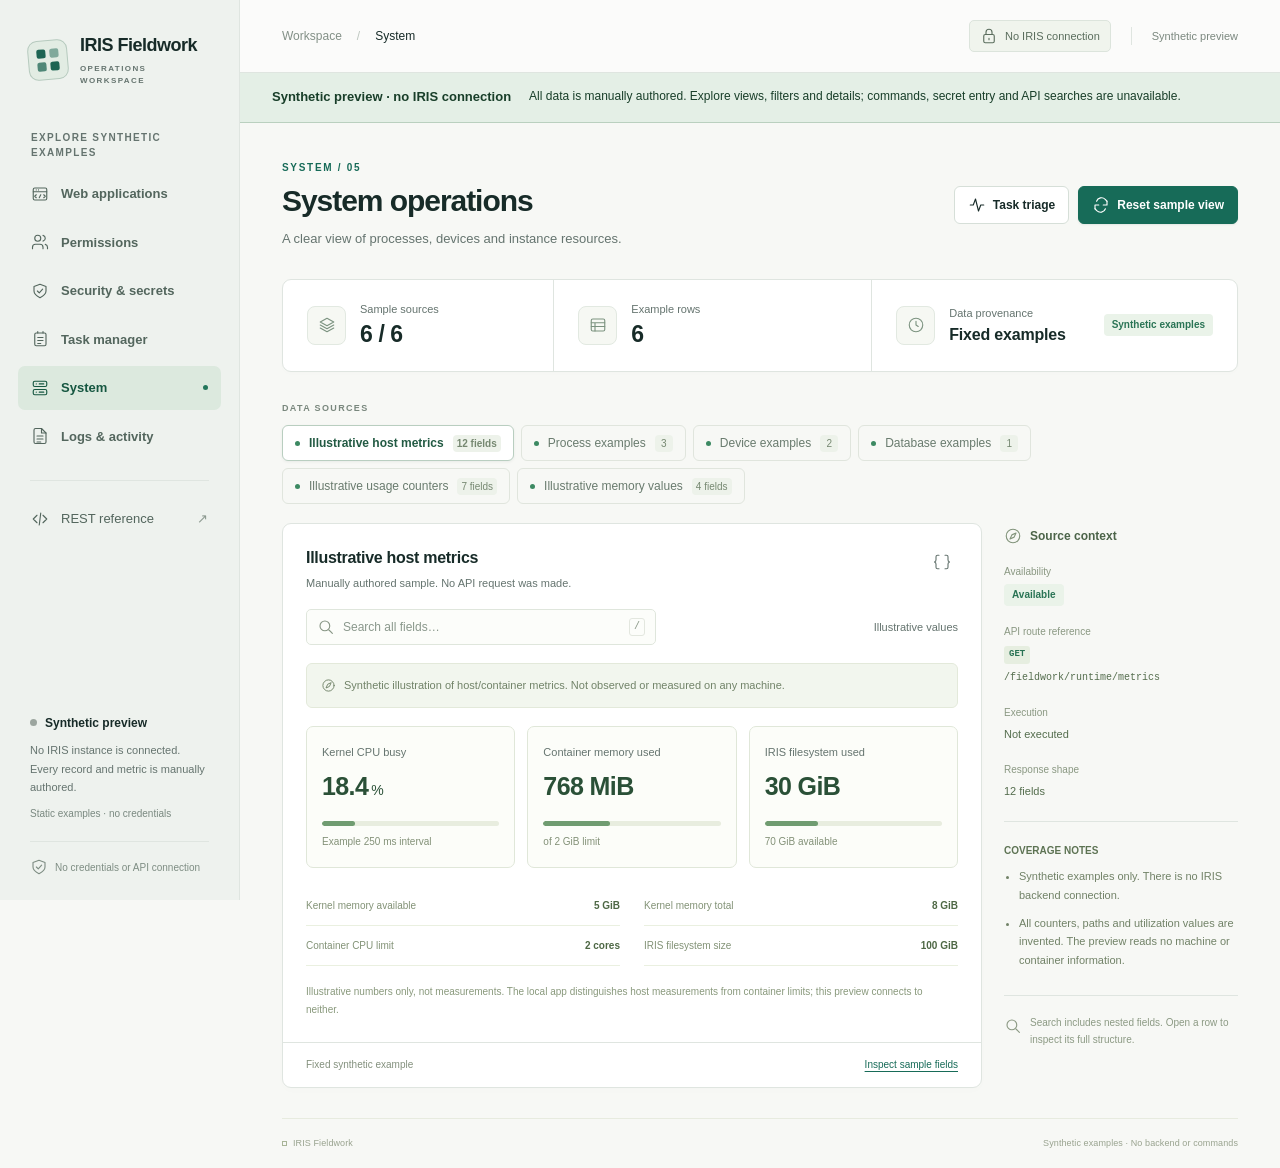
<file: docs/index.html>
<!doctype html>
<html lang="en">
<head>
  <meta charset="utf-8">
  <meta name="viewport" content="width=device-width, initial-scale=1">
  <meta http-equiv="Content-Security-Policy" content="default-src 'none'; script-src 'self'; style-src 'self' 'unsafe-inline'; img-src 'self' data:; font-src 'self'; connect-src 'none'; form-action 'none'; object-src 'none'; base-uri 'none'">
  <meta name="color-scheme" content="light">
  <meta name="theme-color" content="#eff3f0">
  <title>IRIS Fieldwork · Synthetic preview</title>
  <link rel="stylesheet" href="./styles.css">
  <script src="./fixtures.js" defer></script>
  <script src="./app.js" defer></script>
</head>
<body>
  <a class="skip-link" href="#workspace">Skip to workspace</a>
  <aside class="sidebar" id="sidebar" aria-label="Workspace navigation">
    <a class="brand" href="#system" aria-label="IRIS Fieldwork home">
      <span class="brand-mark" aria-hidden="true"><i></i><i></i><i></i><i></i></span>
      <span><strong>IRIS Fieldwork</strong><small>OPERATIONS WORKSPACE</small></span>
    </a>
    <div class="nav-caption">EXPLORE SYNTHETIC EXAMPLES</div>
    <nav id="section-nav" aria-label="Management areas"></nav>
    <div class="sidebar-divider"></div>
    <button class="utility-link" data-action="explorer"><span data-icon="code"></span>REST reference<span class="link-arrow">↗</span></button>
    <div class="sidebar-bottom">
      <div class="instance-label"><span class="state-dot" id="connection-dot"></span><strong id="connection-label">Synthetic preview</strong></div>
      <p id="instance-description">No IRIS instance is connected.</p>
      <div class="instance-version" id="instance-version">Fixed, manually authored examples</div>
      <div class="local-note"><span data-icon="shield"></span>No credentials or API connection</div>
    </div>
  </aside>
  <div class="sidebar-scrim" data-action="close-nav"></div>
  <div class="application">
    <header class="topbar">
      <div class="breadcrumb"><button class="icon-button mobile-menu" data-action="toggle-nav" aria-label="Open navigation"><span data-icon="menu"></span></button><span class="breadcrumb-root">Workspace</span><span class="breadcrumb-slash">/</span><span id="breadcrumb-current">System</span></div>
      <div class="topbar-right"><span class="mode-pill"><span data-icon="lock"></span><span>No IRIS connection</span></span><span class="topbar-separator"></span><span class="session-label">Synthetic preview</span></div>
    </header>
    <div class="preview-banner" role="note"><strong>Synthetic preview · no IRIS connection</strong><span>All data is manually authored. Explore views, filters and details; commands, secret entry and API searches are unavailable.</span></div>
    <main id="workspace" tabindex="-1">
      <div class="page-heading">
        <div><div class="eyebrow" id="section-eyebrow">SYSTEM / 05</div><h1 id="section-title">System operations</h1><p class="page-description" id="section-description">A clear view of processes, devices and instance resources.</p></div>
        <div class="heading-actions"><button class="button" data-action="triage"><span data-icon="activity"></span>Task triage</button><button class="button button-primary" id="refresh-button" data-action="refresh"><span data-icon="refresh"></span>Reset sample view</button></div>
      </div>
      <div id="global-notice" class="notice" hidden role="status"></div>
      <div class="snapshot-strip" aria-label="Current section snapshot">
        <div class="snapshot-item"><div class="snapshot-icon"><span data-icon="layers"></span></div><div><span class="metric-label">Sample sources</span><strong id="metric-sources">—</strong></div></div>
        <div class="snapshot-item"><div class="snapshot-icon"><span data-icon="rows"></span></div><div><span class="metric-label">Example rows</span><strong id="metric-records">—</strong></div></div>
        <div class="snapshot-item snapshot-time"><div class="snapshot-icon"><span data-icon="clock"></span></div><div><span class="metric-label">Data provenance</span><strong id="metric-time">Fixed examples</strong></div><span id="snapshot-state" class="badge badge-neutral">Synthetic</span></div>
      </div>
      <div class="source-navigation"><div class="small-label">DATA SOURCES</div><nav id="source-tabs" aria-label="Section data sources"></nav></div>
      <div class="content-layout">
        <section class="data-panel" aria-labelledby="resource-title">
          <div class="panel-heading"><div><h2 id="resource-title">Loading sources</h2><p id="resource-description" class="muted">Opening fixed, manually authored examples.</p></div><div class="panel-heading-actions"><div id="resource-actions"></div><button class="icon-button" id="inspect-button" data-action="inspect" aria-label="Inspect complete sample data" title="Inspect sample data" disabled><span data-icon="braces"></span></button></div></div>
          <div class="table-toolbar"><label class="search-field"><span data-icon="search"></span><input id="table-search" type="search" placeholder="Search all fields…" autocomplete="off" aria-label="Search records and nested fields"><kbd>/</kbd></label><span id="filter-count" class="muted"></span></div>
          <div id="resource-content" aria-live="polite" aria-busy="true"><div class="loading-state"><span class="spinner"></span><span>Opening authored samples…</span></div></div>
          <div class="table-footer" id="table-footer"></div>
        </section>
        <aside class="context-panel" aria-label="Source details"><div class="context-heading"><span data-icon="compass"></span><h2>Source context</h2></div><div id="source-context"><p class="muted">Endpoint details will appear here.</p></div><div id="section-limitations"></div><div class="context-tip"><span data-icon="search"></span><p>Search includes nested fields. Open a row to inspect its full structure.</p></div></aside>
      </div>
      <footer class="workspace-footer"><span><span class="tiny-square"></span>IRIS Fieldwork</span><span>Synthetic examples · No backend or commands</span></footer>
    </main>
  </div>
  <div class="drawer-layer" id="drawer-layer" hidden>
    <div class="drawer-scrim" data-action="close-drawer"></div>
    <section class="drawer" id="drawer" role="dialog" aria-modal="true" aria-labelledby="drawer-title" tabindex="-1"><header class="drawer-heading"><div><div class="eyebrow" id="drawer-eyebrow">INSPECT</div><h2 id="drawer-title">Details</h2></div><button class="icon-button" data-action="close-drawer" aria-label="Close panel"><span data-icon="close"></span></button></header><div id="drawer-body"></div></section>
  </div>
  <div id="toast" class="toast" role="status" hidden></div>
</body>
</html>
</file>
<file: docs/styles.css>
:root{--ink:#172b28;--muted:#65746f;--subtle:#89938e;--line:#dfe5e0;--canvas:#f7f8f5;--paper:#fff;--sidebar:#eef2ee;--accent:#176b58;--accent-soft:#e3eee6;--amber:#916321;--amber-soft:#faf2df;--danger:#ae4b45;--danger-soft:#fbece9;--font:"Segoe UI Variable Text","Segoe UI",-apple-system,BlinkMacSystemFont,sans-serif;--mono:"Cascadia Code","SFMono-Regular",Consolas,monospace}
svg{width:18px;height:18px;flex-shrink:0}.cell-structure svg{width:11px;height:11px}.row-open svg{width:14px;height:14px}.empty-icon svg{width:23px;height:23px}.verification-comparison{display:grid;grid-template-columns:1fr 24px 1fr;align-items:center;gap:12px;padding:16px 18px;border:1px solid var(--line);border-radius:7px;background:white;margin-bottom:14px}.verification-comparison strong{font-size:18px;font-weight:620;color:#31573c}.verification-arrow{color:#91a184;text-align:center}.verification-metadata{margin-top:16px}.verification-metadata summary{font-size:11px;color:var(--muted);cursor:pointer;padding:8px 0}.verification-metadata[open] summary{margin-bottom:8px}
.panel-heading-actions,.panel-heading-actions #resource-actions{display:flex;align-items:center;gap:7px;flex-wrap:wrap;justify-content:flex-end}.assignment-links{display:flex;flex-wrap:wrap;gap:7px;margin:12px 0 24px}.assignment-links svg{width:12px;height:12px}.grant-display{border:1px solid var(--line);border-radius:6px;overflow:auto;margin-bottom:20px}.grant-display th{position:static}.grant-display tbody tr{cursor:default}.form-field{margin-bottom:19px}.text-input{width:100%;min-width:0;border:1px solid #d7e0cf;border-radius:5px;padding:10px 11px;background:white;color:var(--ink);font-size:12px}.text-input[readonly]{background:#f1f5eb;color:#748369}.field-help{font-size:10px;color:#829575;line-height:1.8;margin:7px 0 0}.form-grid{display:grid;grid-template-columns:1fr 1fr;gap:0 18px}.compact-field{max-width:165px}.form-field .select-field{margin-bottom:0}.grant-editor-labels{display:grid;grid-template-columns:1fr 125px 28px;gap:10px;font-size:10px;color:var(--muted);margin-bottom:8px}.grant-editor-row{display:grid;grid-template-columns:1fr 125px 28px;gap:10px;align-items:center;margin-bottom:9px}.permission-choices{display:flex;align-items:center;gap:8px}.permission-choices label{display:flex;align-items:center;gap:3px;font-size:11px;color:#5f7554}.permission-choices input{margin:0;accent-color:var(--accent)}.secret-list{display:flex;flex-direction:column;gap:9px}.secret-row{border:1px solid var(--line);border-radius:7px;background:white;padding:15px;display:flex;align-items:center;justify-content:space-between;gap:18px}.secret-row strong{font-size:12px;display:block;overflow-wrap:anywhere}.secret-row span{display:block;color:var(--muted);font-size:10px;margin-top:4px}.secret-row .action-list{margin:0;flex-shrink:0}.secret-entry{margin-top:23px;padding:17px 17px 1px;background:#f0f5e9;border:1px solid #dce7d1;border-radius:7px}.log-record-cards{display:flex;flex-direction:column;gap:9px}.log-record-card{border:1px solid var(--line);border-radius:7px;overflow:hidden;background:white}.log-record-card summary{display:flex;align-items:center;justify-content:space-between;gap:14px;padding:13px 15px;cursor:pointer;background:#f5f8ed}.log-record-card summary strong{font-size:12px;font-weight:600}.log-record-card summary span{font-size:10px;color:var(--muted);font-family:var(--mono);overflow-wrap:anywhere}.log-record-card .field-list{border:0;border-top:1px solid var(--line);border-radius:0}
@media(max-width:700px){.panel-heading-actions{gap:5px}.panel-heading-actions #resource-actions{max-width:160px}.panel-heading-actions .button-small{font-size:10px;padding:5px 7px}.form-grid{grid-template-columns:1fr}.grant-editor-labels,.grant-editor-row{grid-template-columns:minmax(0,1fr) 108px 25px;gap:7px}.permission-choices{gap:5px}.secret-row{flex-direction:column;align-items:flex-start;gap:12px}.log-record-card summary{flex-direction:column;align-items:flex-start;gap:5px}}
*{box-sizing:border-box}body{margin:0;color:var(--ink);background:var(--canvas);font-family:var(--font);font-size:14px;line-height:1.5}button,input,select{font:inherit}button,a,input,select{-webkit-tap-highlight-color:transparent}button{color:inherit;cursor:pointer}button:disabled{cursor:default;opacity:.5}a{color:inherit}button:focus-visible,a:focus-visible,input:focus-visible,select:focus-visible,[tabindex]:focus-visible{outline:3px solid #8dc0aa;outline-offset:3px}button{transition:background .15s,border-color .15s,box-shadow .15s}button svg,span[data-icon] svg{width:18px;height:18px;display:block;flex-shrink:0}span[data-icon]{display:inline-flex;align-items:center;justify-content:center;flex-shrink:0}.skip-link{position:fixed;z-index:100;top:-70px;left:16px;background:var(--ink);color:white;padding:12px 20px}.skip-link:focus{top:10px}.sidebar{position:fixed;inset:0 auto 0 0;width:240px;background:var(--sidebar);border-right:1px solid var(--line);padding:32px 18px 24px;display:flex;flex-direction:column;z-index:20}.brand{display:flex;align-items:center;gap:12px;text-decoration:none;margin:0 10px 43px}.brand strong{font-size:18px;font-weight:650;letter-spacing:-.5px;display:block}.brand small{display:block;font-size:8px;letter-spacing:1.4px;font-weight:650;color:var(--muted);margin-top:4px}.brand-mark{display:grid;grid-template-columns:repeat(2,9px);gap:4px;transform:rotate(-5deg);padding:8px;border:1px solid #b6cabe;border-radius:10px;background:#e2ece3}.brand-mark i{height:9px;border-radius:2px;background:#1d6553}.brand-mark i:nth-child(2){opacity:.5}.brand-mark i:nth-child(3){opacity:.75}.nav-caption,.small-label{font-size:10px;letter-spacing:1.35px;color:var(--muted);font-weight:650}.nav-caption{margin:0 13px 12px}#section-nav{display:flex;flex-direction:column;gap:5px}.nav-link{width:100%;border:0;border-radius:7px;background:transparent;display:flex;align-items:center;gap:12px;text-align:left;padding:12px 13px;font-size:13px;color:#53665d;font-weight:550;position:relative}.nav-link:hover,.utility-link:hover{background:#e5ebe4}.nav-link[aria-current=page]{background:#dce9de;color:#165741;font-weight:650}.nav-link[aria-current=page]:after{content:"";width:5px;height:5px;background:#23765b;border-radius:50%;margin-left:auto}.nav-link svg{width:18px;height:18px}.sidebar-divider{height:1px;background:var(--line);margin:22px 12px 16px}.utility-link{display:flex;align-items:center;gap:12px;border:0;background:none;padding:12px 13px;font-size:13px;text-align:left;border-radius:7px;color:#53665d}.link-arrow{margin-left:auto;color:#8b998f}.sidebar-bottom{margin:auto 12px 0;padding-top:32px}.instance-label{display:flex;align-items:center;gap:8px;font-size:12px}.instance-label strong{font-weight:600}.state-dot{display:inline-block;width:7px;height:7px;border-radius:50%;background:#9ca69f;flex-shrink:0}.state-dot.ok{background:#3c8962;box-shadow:0 0 0 3px #d9e8da}.state-dot.error{background:#bb6557}.sidebar-bottom p{font-size:11px;color:var(--muted);line-height:1.7;margin:9px 0}.instance-version{font-size:10px;color:#7a8980;word-break:break-word}.local-note{border-top:1px solid var(--line);margin-top:20px;padding-top:16px;display:flex;align-items:center;gap:7px;font-size:10px;color:#7e8d83}.local-note svg{width:13px;height:13px}.application{margin-left:240px}.topbar{height:73px;border-bottom:1px solid var(--line);display:flex;align-items:center;justify-content:space-between;padding:0 42px;background:rgba(255,255,255,.55);gap:16px}.breadcrumb{display:flex;gap:15px;align-items:center;font-size:12px}.breadcrumb-root{color:#839087}.breadcrumb-slash{color:#bdc6bf}.topbar-right{display:flex;align-items:center;gap:20px}.mode-pill{border:1px solid #dce4dc;background:#f0f4ed;padding:6px 10px;border-radius:5px;display:flex;align-items:center;gap:7px;font-size:11px;color:#5a6d5d}.mode-pill svg{width:12px;height:12px}.mode-pill[aria-pressed=true]{background:var(--amber-soft);border-color:#e4c99d;color:var(--amber)}.topbar-separator{width:1px;height:18px;background:var(--line)}.session-label{color:#7b887f;font-size:11px}main{max-width:1740px;margin:auto;padding:37px 42px 18px}.page-heading{display:flex;align-items:center;justify-content:space-between;gap:24px;margin-bottom:29px}.eyebrow{font-size:10px;letter-spacing:1.7px;font-weight:650;color:var(--accent);margin-bottom:8px}h1{font-size:30px;line-height:1.2;font-weight:620;letter-spacing:-1.05px;margin:0}.page-description{font-size:13px;color:var(--muted);margin:10px 0 0;line-height:1.6}.heading-actions{display:flex;gap:9px;align-items:center;flex-shrink:0}.button{display:inline-flex;align-items:center;justify-content:center;gap:7px;border:1px solid #d6dfd8;background:white;border-radius:6px;padding:9px 13px;font-size:12px;font-weight:600;min-height:37px;white-space:nowrap}.button:hover{border-color:#a7bdb0;background:#f6f8f4}.button svg{width:15px;height:15px}.button-primary{background:var(--accent);border-color:var(--accent);color:white;box-shadow:0 1px 2px #0c382a16}.button-primary:hover{background:#115a49;color:white;border-color:#115a49}.button-danger{background:var(--danger);border-color:var(--danger);color:white}.button-small{font-size:11px;padding:5px 9px;min-height:28px}.icon-button{background:transparent;border:1px solid transparent;border-radius:5px;padding:6px;display:inline-flex;align-items:center;justify-content:center;color:var(--muted)}.icon-button:hover{background:#edf2ed;color:var(--ink)}.notice{border:1px solid #e4d2aa;border-radius:7px;padding:12px 15px;background:var(--amber-soft);font-size:12px;color:#7a612e;margin-bottom:20px;line-height:1.65}.notice.error{background:var(--danger-soft);border-color:#ebc7bf;color:#934b3c}.snapshot-strip{display:grid;grid-template-columns:.85fr 1fr 1.15fr;border:1px solid var(--line);border-radius:9px;background:white;box-shadow:0 2px 5px #26372c03;margin-bottom:30px}.snapshot-item{display:flex;align-items:center;gap:14px;padding:21px 24px;min-width:0}.snapshot-item+.snapshot-item{border-left:1px solid var(--line)}.snapshot-icon{width:39px;height:39px;border:1px solid #e2e9e1;border-radius:8px;background:#f6f8f3;display:flex;align-items:center;justify-content:center;color:#7c9380}.metric-label{font-size:11px;color:var(--muted);display:block;margin-bottom:3px}.snapshot-item strong{font-weight:630;letter-spacing:-.4px;font-size:23px;line-height:1.3}.snapshot-time strong{font-size:16px;letter-spacing:-.2px}.snapshot-time .badge{margin-left:auto}.badge{display:inline-flex;align-items:center;gap:5px;padding:3px 8px;border-radius:4px;font-size:10px;font-weight:600;white-space:nowrap;line-height:1.6}.badge-ok{color:#2a7455;background:#eaf3e9}.badge-warning{color:var(--amber);background:var(--amber-soft)}.badge-error{color:var(--danger);background:var(--danger-soft)}.badge-neutral{color:#68766e;background:#eef1ec}.source-navigation{margin-bottom:19px}.source-navigation .small-label{margin-bottom:10px;font-size:9px;color:#79877d}#source-tabs{display:flex;align-items:center;gap:7px;flex-wrap:wrap}.source-tab{display:inline-flex;align-items:center;gap:9px;padding:8px 12px;border:1px solid #e0e5dd;border-radius:6px;background:transparent;color:#697b6e;font-size:12px;white-space:nowrap}.source-tab:hover{background:white}.source-tab[aria-current=true]{background:#fff;border-color:#b9cec0;color:#225a43;box-shadow:0 1px 3px #112b1910;font-weight:600}.source-count{font-size:10px;min-width:18px;background:#edf2ea;border-radius:4px;padding:1px 4px;color:#768871;text-align:center}.source-tab .state-dot{width:5px;height:5px;box-shadow:none}.content-layout{display:grid;grid-template-columns:minmax(0,1fr) 234px;gap:22px;align-items:start}.data-panel{border:1px solid var(--line);background:white;border-radius:9px;min-width:0;overflow:hidden;box-shadow:0 3px 8px #23332103}.panel-heading{display:flex;align-items:flex-start;justify-content:space-between;padding:22px 23px 17px;gap:12px}h2{margin:0;font-size:16px;font-weight:620;letter-spacing:-.3px}.panel-heading p{font-size:11px;margin:5px 0 0}.muted{color:var(--muted)}.table-toolbar{display:flex;align-items:center;justify-content:space-between;gap:12px;padding:0 23px 18px}.search-field{display:flex;align-items:center;gap:8px;border:1px solid #dfe6dc;border-radius:5px;background:#fcfdfa;padding:8px 10px;color:#889685;max-width:350px;width:100%}.search-field:focus-within{border-color:#83ac93;box-shadow:0 0 0 2px #e8f1e7}.search-field input{width:100%;min-width:0;padding:0;outline:0;background:none;border:0;color:var(--ink);font-size:12px}.search-field input::placeholder{color:#8a988c}.search-field svg{width:14px;height:14px}.search-field kbd{font-size:10px;border:1px solid #e3e7df;border-radius:3px;padding:0 4px;line-height:16px}.table-toolbar>.muted{font-size:11px;white-space:nowrap}.table-scroll{overflow:auto;max-height:590px}table{border-collapse:collapse;width:100%;text-align:left;font-size:12px;white-space:nowrap}th{position:sticky;top:0;background:#f5f7f2;border-top:1px solid #e4e8e0;border-bottom:1px solid #e2e7df;padding:11px 17px;color:#73806f;font-weight:550;font-size:10px;letter-spacing:.1px;z-index:1}th:first-child,td:first-child{padding-left:23px}th:last-child,td:last-child{padding-right:23px}td{padding:13px 17px;border-bottom:1px solid #edf0e9;max-width:230px;overflow:hidden;text-overflow:ellipsis;color:#4f6254}tbody tr{cursor:pointer}tbody tr:hover{background:#f9fbf6}td:first-child{font-weight:550;color:#263e2d}tr:last-child td{border-bottom:none}.cell-mono{font-family:var(--mono);font-size:11px}.cell-structure{display:inline-flex;align-items:center;gap:4px;border:1px solid #e4e9e0;border-radius:4px;background:#f7f9f4;padding:2px 6px;font-size:10px;color:#73846c}.row-open{width:24px;height:24px;display:flex;align-items:center;justify-content:center;color:#9ba88f}.row-actions{display:flex;align-items:center;gap:5px}.table-footer{display:flex;align-items:center;justify-content:space-between;padding:13px 23px;border-top:1px solid var(--line);font-size:10px;color:#83907d;gap:10px;min-height:45px}.pagination{display:flex;align-items:center;gap:8px}.pagination .icon-button{border:1px solid #e3e8dd;padding:3px}.pagination svg{width:13px;height:13px}.context-panel{font-size:11px;padding-top:4px}.context-heading{display:flex;gap:8px;align-items:center;margin:0 0 19px;color:#82947b}.context-heading h2{font-size:12px;color:#4c6449;letter-spacing:0}.context-heading svg{width:16px;height:16px}.context-row{margin-bottom:18px}.context-label{display:block;color:#8a9882;font-size:10px;margin-bottom:5px}.context-value{color:#546d4d;overflow-wrap:anywhere;line-height:1.7;font-size:11px}.endpoint{font-family:var(--mono);font-size:10px;line-height:1.85;word-break:break-word}.method{font-family:var(--mono);display:inline-block;font-size:9px;color:#287253;background:#e6eee0;padding:2px 5px;border-radius:3px;margin-bottom:5px;font-weight:650}.context-divider{height:1px;background:var(--line);margin:20px 0}.context-tip{border-top:1px solid var(--line);margin-top:25px;padding-top:18px;display:flex;align-items:flex-start;gap:8px;color:#8c9a84}.context-tip svg{width:14px;height:14px;margin-top:3px}.context-tip p{margin:0;font-size:10px;line-height:1.7}.coverage-notes{padding-left:15px;margin:8px 0;color:#718267;line-height:1.7}.coverage-notes li{margin:9px 0}.coverage-title{font-size:10px;color:#5d7353;font-weight:650}.workspace-footer{display:flex;align-items:center;justify-content:space-between;font-size:9px;color:#99a38f;letter-spacing:.1px;margin-top:30px;padding-top:18px;border-top:1px solid #e7ebdf;gap:15px}.workspace-footer>span:first-child{display:flex;align-items:center;gap:6px}.tiny-square{width:5px;height:5px;border:1px solid #a8b497}.loading-state,.empty-state{padding:72px 28px;min-height:260px;display:flex;align-items:center;justify-content:center;flex-direction:column;gap:12px;color:var(--muted);font-size:12px;text-align:center}.empty-state .empty-icon{border:1px solid #e4eade;background:#f6f8f1;border-radius:12px;width:46px;height:46px;display:flex;align-items:center;justify-content:center;color:#8a9d7e;margin-bottom:4px}.empty-state h3{margin:0;font-size:15px;color:#42583b;font-weight:600}.empty-state p{margin:0;max-width:440px;line-height:1.8;font-size:12px}.spinner{display:inline-block;width:21px;height:21px;border:2px solid #dee8d5;border-top-color:var(--accent);border-radius:50%;animation:spin .8s linear infinite}.spinning{animation:spin .8s linear infinite}@keyframes spin{to{transform:rotate(360deg)}}.object-summary{padding:0 23px 22px;display:grid;grid-template-columns:repeat(2,minmax(0,1fr));gap:1px;border-top:1px solid var(--line);background:#edf0e7}.object-field{background:white;padding:16px 18px}.object-field .field-label{display:block;font-size:10px;color:var(--muted);margin-bottom:5px}.object-field .field-value{font-size:13px;overflow-wrap:anywhere}.drawer-layer{position:fixed;inset:0;z-index:60;display:flex;justify-content:flex-end}.drawer-layer[hidden]{display:none}.drawer-scrim{position:absolute;inset:0;background:#182b2442;backdrop-filter:blur(2px)}.drawer{position:relative;background:#fcfdfa;width:min(650px,100%);height:100%;box-shadow:-12px 0 70px #152b2924;display:flex;flex-direction:column;animation:slide .2s ease-out}.drawer.wide{width:min(830px,100%)}@keyframes slide{from{transform:translateX(30px);opacity:.7}to{transform:translateX(0);opacity:1}}.drawer-heading{padding:26px 28px 23px;display:flex;justify-content:space-between;align-items:flex-start;border-bottom:1px solid var(--line);gap:16px;background:#f5f8f0}.drawer-heading h2{font-size:21px;letter-spacing:-.5px;overflow-wrap:anywhere}.drawer-heading .eyebrow{font-size:9px;margin-bottom:6px}#drawer-body{overflow:auto;padding:24px 28px 36px;flex:1}.drawer-intro{font-size:12px;color:var(--muted);margin:0 0 20px;line-height:1.8}.drawer-toolbar{display:flex;align-items:center;gap:12px;margin-bottom:20px}.drawer-toolbar .search-field{max-width:none}.field-list{border:1px solid var(--line);background:white;border-radius:6px;overflow:hidden}.detail-field{display:grid;grid-template-columns:minmax(120px,.9fr) minmax(0,1.4fr);gap:20px;padding:12px 14px;border-bottom:1px solid #ecf0e5;align-items:start}.detail-field:last-child{border:0}.detail-path{color:#76876b;font-family:var(--mono);font-size:10px;word-break:break-word;line-height:1.7}.detail-value{color:#344c2e;font-size:12px;white-space:pre-wrap;overflow-wrap:anywhere}.detail-empty{padding:24px;color:var(--muted);font-size:12px}.detail-meta{display:flex;gap:7px;align-items:center;flex-wrap:wrap;margin-bottom:16px}.drawer-block{border:1px solid var(--line);padding:17px;background:white;border-radius:7px;margin-bottom:16px}.drawer-block h3{font-size:13px;font-weight:650;margin:0 0 12px}.drawer-block p{font-size:12px;line-height:1.75;color:var(--muted);margin:7px 0}.review-target{font-size:18px;color:var(--ink);font-weight:620;overflow-wrap:anywhere;margin:4px 0 10px}.check-row{display:flex;gap:10px;align-items:flex-start;margin:20px 0;font-size:12px;line-height:1.7;color:#536a4b}.check-row input{margin-top:4px;accent-color:var(--accent)}.review-controls{display:flex;justify-content:flex-end;gap:9px}.action-list{display:flex;flex-wrap:wrap;gap:7px;margin-bottom:20px}.result-panel{padding:15px;border-radius:6px;background:var(--accent-soft);font-size:12px;color:var(--accent);line-height:1.8}.result-panel.error{background:var(--danger-soft);color:var(--danger)}.explorer-list{display:flex;flex-direction:column;gap:7px}.explorer-item{display:block;text-align:left;width:100%;padding:13px 14px;border:1px solid var(--line);background:white;border-radius:6px}.explorer-item:hover{border-color:#acc5a3;background:#f9fcf5}.explorer-item-head{display:flex;align-items:center;gap:9px}.explorer-item .method{margin:0}.explorer-path{font-family:var(--mono);font-size:11px;overflow-wrap:anywhere;word-break:break-word}.explorer-item p{font-size:11px;color:var(--muted);margin:7px 0 0}.explorer-item .badge{margin-left:auto}.explorer-meta{font-size:10px;color:var(--muted);margin-bottom:16px;line-height:1.8}.explorer-meta a{text-decoration:underline;text-underline-offset:3px}.form-label{font-size:11px;font-weight:600;display:block;margin-bottom:7px;color:#53684a}.select-field{border:1px solid #d7e0cf;border-radius:5px;padding:10px;background:white;width:100%;font-size:12px;margin-bottom:16px;color:var(--ink)}.triage-card{border:1px solid var(--line);border-radius:7px;padding:15px;background:white;margin-bottom:10px}.triage-card-header{display:flex;align-items:center;justify-content:space-between;gap:10px;margin-bottom:8px;font-size:12px;font-weight:600}.triage-facts{display:flex;gap:16px;flex-wrap:wrap;font-size:11px;color:var(--muted)}.triage-facts strong{color:#42593b;font-weight:600}.triage-heading{font-size:12px;font-weight:650;margin:22px 0 12px;display:flex;gap:7px;align-items:center}.pid-caveat{padding:12px 14px;border-left:3px solid #c9ad6d;background:var(--amber-soft);color:#826a3c;font-size:11px;line-height:1.8;margin:16px 0}.toast{position:fixed;bottom:24px;left:calc(50% + 120px);transform:translateX(-50%);z-index:90;background:#223e31;color:white;font-size:12px;padding:12px 19px;border-radius:7px;box-shadow:0 5px 20px #20332724;max-width:calc(100vw - 32px)}.toast[hidden]{display:none}.mobile-menu{display:none}.sidebar-scrim{display:none}.text-link{color:var(--accent);background:none;border:0;padding:0;font-size:inherit;text-decoration:underline;text-underline-offset:3px}.record-index{color:#9aa58e;font-size:10px;font-variant-numeric:tabular-nums}.visually-hidden{position:absolute;width:1px;height:1px;padding:0;margin:-1px;overflow:hidden;clip:rect(0,0,0,0);white-space:nowrap;border:0}
.runtime-overview{padding:0 23px 23px}.runtime-scope{display:flex;align-items:flex-start;gap:8px;padding:12px 14px;background:#f2f6ee;border:1px solid #e3e9da;border-radius:6px;font-size:11px;color:#718368;line-height:1.7;margin-bottom:18px}.runtime-scope svg{width:15px;height:15px;flex-shrink:0;margin-top:2px}.runtime-cards{display:grid;grid-template-columns:repeat(3,minmax(0,1fr));gap:12px}.runtime-card{padding:17px 15px;border:1px solid #e0e7d9;border-radius:7px;background:#fcfdf9;min-width:0}.runtime-card>strong{display:block;font-size:25px;font-weight:610;letter-spacing:-.6px;margin:8px 0 15px;color:#2a5037;white-space:nowrap}.runtime-card strong small{font-size:14px;font-weight:500;margin-left:3px}.runtime-card p{font-size:10px;line-height:1.6;color:#839178;margin:8px 0 0}.usage-track{height:5px;background:#e8eddf;border-radius:4px;overflow:hidden}.usage-track>span{display:block;height:100%;background:#709c71;border-radius:4px}.runtime-facts{display:grid;grid-template-columns:1fr 1fr;gap:0 24px;margin-top:18px}.runtime-facts>div{display:flex;justify-content:space-between;align-items:center;gap:12px;padding:12px 0;border-bottom:1px solid #eaf0e0;font-size:10px}.runtime-facts span{color:#829276}.runtime-facts strong{color:#4e6845;font-weight:600;white-space:nowrap}.runtime-caption{font-size:10px;color:#89997c;line-height:1.8;margin:17px 0 0}.log-reader{border-top:1px solid var(--line)}.log-group{border-bottom:1px solid var(--line)}.log-group:last-child{border-bottom:0}.log-group summary{display:flex;align-items:center;gap:10px;padding:13px 23px;background:#f7f9f1;cursor:pointer;list-style:none;font-size:11px}.log-group summary:before{content:'›';font-size:16px;color:#7e916f;transition:transform .15s}.log-group[open] summary:before{transform:rotate(90deg)}.log-source{font-weight:600;overflow-wrap:anywhere}.log-count{margin-left:auto;color:#8c9a7e;font-size:10px;white-space:nowrap}.log-scope{padding:8px 23px;font-size:10px;background:#fbfcf7;color:#8d9d7e}.log-lines{max-height:440px;overflow:auto;padding:8px 0;background:#fbfcf8}.log-line{display:flex;gap:14px;padding:4px 18px;font-size:10px;line-height:1.8;min-width:0}.log-line:hover{background:#edf3e5}.line-number{width:28px;text-align:right;flex-shrink:0;color:#abb69d;font-family:var(--mono);user-select:none}.log-line code{font-family:var(--mono);color:#53694a;white-space:pre-wrap;overflow-wrap:anywhere;min-width:0}.log-empty{padding:18px 23px;color:var(--muted);font-size:11px}
@media(max-width:930px){.runtime-cards{gap:8px}.runtime-card{padding:14px 11px}.runtime-card>strong{font-size:20px}.runtime-facts{gap:0 18px}.runtime-facts>div{font-size:9px;gap:8px}}
@media(max-width:700px){.runtime-overview{padding:0 17px 18px}.runtime-cards{grid-template-columns:1fr}.runtime-card{display:grid;grid-template-columns:1fr 1fr;gap:3px 15px;padding:14px}.runtime-card .metric-label{align-self:center}.runtime-card>strong{margin:0;text-align:right;font-size:21px}.runtime-card .usage-track{grid-column:1/-1;margin-top:7px}.runtime-card p{grid-column:1/-1;margin-top:3px}.runtime-facts{grid-template-columns:1fr}.runtime-facts>div{font-size:10px}.log-group summary{padding:12px 17px;gap:8px}.log-scope{padding-left:17px}.log-line{padding-left:8px;gap:10px;font-size:9px}}
@media(min-width:1550px){.content-layout{grid-template-columns:minmax(0,1fr) 264px}.sidebar{width:260px}.application{margin-left:260px}main{padding:44px 52px 20px}.topbar{padding:0 52px}.toast{left:calc(50% + 130px)}}
@media(max-width:1220px){.sidebar{width:215px;padding-left:13px;padding-right:13px}.application{margin-left:215px}main{padding:30px 28px 18px}.topbar{padding:0 28px}.brand{gap:9px;margin-left:9px}.brand strong{font-size:16px}.brand small{font-size:7px}.content-layout{grid-template-columns:minmax(0,1fr)}.context-panel{display:grid;grid-template-columns:1fr 1fr;gap:0 28px;background:#f1f4eb;border:1px solid #e0e6d7;border-radius:8px;padding:19px 22px}.context-heading{grid-column:1/-1;margin-bottom:15px}.context-row{margin-bottom:12px}#source-context{display:grid;grid-template-columns:1fr 1fr;gap:0 20px}.context-tip{margin:0;grid-column:1/-1;padding-top:12px}.context-divider{display:none}.snapshot-item{padding:18px 18px;gap:10px}.snapshot-icon{width:32px;height:32px}.snapshot-time .badge{display:none}.page-heading{align-items:flex-start}.heading-actions{padding-top:23px}.snapshot-item strong{font-size:21px}.snapshot-time strong{font-size:14px}.toast{left:calc(50% + 107px)}}
@media(max-width:930px){.page-heading{flex-direction:column;gap:17px}.heading-actions{padding:0}.snapshot-strip{grid-template-columns:1fr 1fr}.snapshot-time{grid-column:1/-1;padding:13px 18px;border-top:1px solid var(--line)}.snapshot-time.snapshot-item{border-left:0}.snapshot-time .snapshot-icon{display:none}.snapshot-time>div:nth-child(2){display:flex;align-items:center;gap:12px}.snapshot-time .metric-label{margin:0}.snapshot-time .badge{display:inline-flex}.snapshot-time strong{font-size:12px}.session-label,.topbar-separator{display:none}.topbar-right{gap:0}.snapshot-strip{margin-bottom:24px}.source-tab{padding:7px 10px;font-size:11px}.context-panel{grid-template-columns:1fr}#section-limitations{grid-column:1/-1}.context-tip{margin-top:10px}h1{font-size:28px}}
@media(max-width:700px){.sidebar{transform:translateX(-100%);width:240px;transition:transform .2s}.nav-open .sidebar{transform:translateX(0)}.nav-open .sidebar-scrim{display:block;position:fixed;inset:0;background:#19332655;z-index:19}.application{margin-left:0}.topbar{height:62px;padding:0 20px}.breadcrumb{gap:10px}.mobile-menu{display:inline-flex;margin-left:-7px}.breadcrumb-root{display:none}.breadcrumb-slash{display:none}.mode-pill{font-size:10px;padding:6px 8px}main{padding:27px 20px 18px}.page-heading{margin-bottom:23px}.page-description{font-size:12px;max-width:350px}.eyebrow{font-size:9px}.heading-actions{width:100%}.button{font-size:11px;padding:9px 12px}.heading-actions .button-primary{margin-left:auto}.snapshot-item{padding:16px;gap:10px}.snapshot-icon{width:30px;height:30px}.snapshot-icon svg{width:15px;height:15px}.metric-label{font-size:9px}.snapshot-item strong{font-size:19px}.snapshot-time strong{font-size:11px}.snapshot-time .badge{font-size:9px}.source-navigation{margin-right:-20px}.source-navigation .small-label{margin-right:20px}#source-tabs{flex-wrap:nowrap;overflow:auto;padding-bottom:6px;padding-right:20px}.source-tab{flex-shrink:0}.panel-heading{padding:18px 17px 14px}.panel-heading h2{font-size:15px}.table-toolbar{padding:0 17px 15px}.table-toolbar>.muted{font-size:10px}.search-field{padding:8px}.search-field kbd{display:none}th,td{padding:11px 13px}th:first-child,td:first-child{padding-left:17px}th:last-child,td:last-child{padding-right:17px}.table-footer{padding:12px 17px}.context-panel{padding:18px}.workspace-footer{font-size:8px;align-items:flex-start}.workspace-footer>span:last-child{text-align:right}.object-summary{grid-template-columns:1fr}.drawer-heading{padding:22px 20px}#drawer-body{padding:21px 20px 30px}.detail-field{grid-template-columns:minmax(100px,.85fr) minmax(0,1.15fr);padding:11px 12px;gap:13px}.toast{left:50%}.loading-state,.empty-state{min-height:220px;padding:45px 25px}.drawer-intro{font-size:11px}.review-controls{flex-wrap:wrap}.review-controls .button{flex:1}.explorer-item-head{flex-wrap:wrap}.explorer-path{font-size:10px}.explorer-item .badge{display:none}}
@media(prefers-reduced-motion:reduce){*,*:before,*:after{animation-duration:.001ms!important;transition:none!important;scroll-behavior:auto!important}.spinner{border-top-color:var(--accent);border-right-color:var(--accent)}}

/* Separate preview disclosure; original application styles above are unchanged. */
.preview-banner{position:sticky;top:0;z-index:15;display:flex;flex-wrap:wrap;gap:4px 18px;padding:14px 32px;background:#e4efe6;color:#183e29;border-bottom:1px solid #bad0bf;font-size:12px;line-height:1.6}
.preview-banner strong{font-size:13px}.preview-banner span{max-width:780px}
@media(max-width:700px){.preview-banner{padding:12px 20px;gap:3px}.topbar-right .mode-pill{display:none}}
</file>
